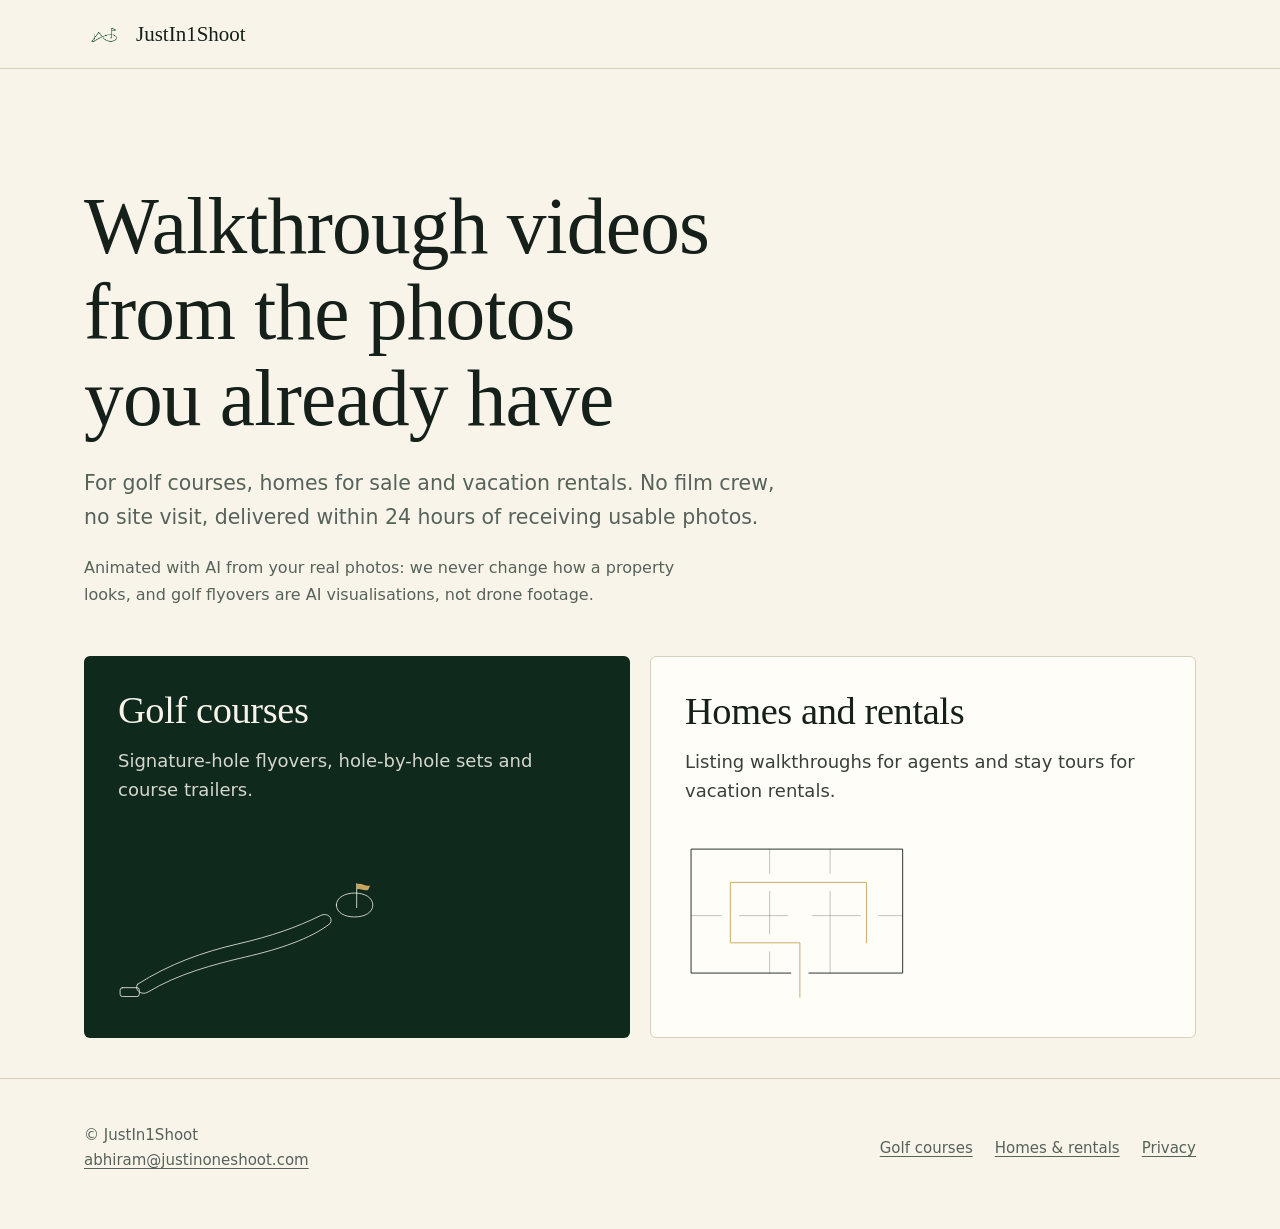
<file: index.html>
<!doctype html>
<html lang="en">
<head>
<meta charset="utf-8">
<meta name="viewport" content="width=device-width, initial-scale=1">
<title>JustIn1Shoot | Walkthrough Videos from Your Photos</title>
<meta name="description" content="Golf flyovers and walkthrough videos for homes and vacation rentals from your photos, delivered within 24 hours of receiving usable photos.">
<link rel="canonical" href="https://justinoneshoot.com/">
<meta property="og:title" content="JustIn1Shoot: walkthrough videos from your photos">
<meta property="og:description" content="Golf course flyovers, listing walkthroughs and vacation rental stay tours from your photos, delivered within 24 hours of receiving usable photos.">
<meta property="og:url" content="https://justinoneshoot.com/">
<meta property="og:type" content="website">
<meta property="og:site_name" content="JustIn1Shoot">
<meta property="og:image" content="https://justinoneshoot.com/assets/logo.png">
<meta property="og:image:alt" content="JustIn1Shoot logo: a house outline and a golf flag joined by one line">
<meta name="twitter:card" content="summary">
<meta name="theme-color" content="#f8f4ea">
<link rel="icon" href="assets/logo.png">
<link rel="stylesheet" href="assets/style.css">
<script type="application/ld+json">
{"@context":"https://schema.org","@type":"ProfessionalService","@id":"https://justinoneshoot.com/#business","name":"JustIn1Shoot","url":"https://justinoneshoot.com",
 "logo":"https://justinoneshoot.com/assets/logo.png","email":"abhiram@justinoneshoot.com",
 "description":"Walkthrough and flyover videos made from clients' photos, done remotely anywhere in the US.",
 "areaServed":{"@type":"Country","name":"United States"},
 "sameAs":["https://golf.justinoneshoot.com","https://homes.justinoneshoot.com"]}
</script>
</head>
<body class="hub">
<a class="skip" href="#main">Skip to content</a>
<header class="top"><div class="wrap">
  <a class="brand" href="./"><img src="assets/logo.png" alt="">JustIn1Shoot</a>
</div></header>
<main id="main">
<div class="hero"><div class="wrap">
  <h1>Walkthrough videos from the photos you already have</h1>
  <p class="lead">For golf courses, homes for sale and vacation rentals. No film crew, no site visit, delivered within 24 hours of receiving usable photos.</p>
  <p class="fine">Animated with AI from your real photos: we never change how a property looks, and golf flyovers are AI visualisations, not drone footage.</p>
  <div class="choose">
    <a class="g" href="https://golf.justinoneshoot.com">
      <div><h2>Golf courses</h2><p>Signature-hole flyovers, hole-by-hole sets and course trailers.</p></div>
      <svg viewBox="100 20 1000 480" aria-hidden="true"><rect class="line" x="108" y="438" width="74" height="34" rx="9"/><path class="line" d="M175,425 C300,345 430,300 560,270 C690,240 790,205 880,160 C905,148 930,170 915,192 C840,250 720,290 590,320 C470,348 330,385 215,455 C190,470 160,445 175,425 Z"/><path class="line" d="M940,120 C940,90 975,74 1010,74 C1050,74 1080,92 1080,120 C1080,148 1050,166 1010,166 C972,166 940,150 940,120 Z"/><path class="line" d="M1018,130 L1018,38"/><path class="flag" d="M1018,40 C1036,33 1050,50 1070,45 L1062,62 C1046,68 1034,54 1018,60 Z"/></svg>
    </a>
    <a class="h" href="https://homes.justinoneshoot.com">
      <div><h2>Homes and rentals</h2><p>Listing walkthroughs for agents and stay tours for vacation rentals.</p></div>
      <svg viewBox="280 60 860 560" aria-hidden="true"><path class="line" d="M630,520 L300,520 L300,110 L1000,110 L1000,520 L690,520"/><path class="line" style="stroke-width:1.6;opacity:.55" d="M560,110 L560,190 M560,250 L560,390 M560,450 L560,520 M760,110 L760,190 M760,250 L760,520 M300,330 L400,330 M460,330 L620,330 M700,330 L860,330 M920,330 L1000,330"/><path class="line" style="stroke:var(--gold)" d="M660,600 L660,420 L430,420 L430,220 L660,220 L880,220 L880,420"/></svg>
    </a>
  </div>
</div></div>
</main>
<footer><div class="wrap">
  <p>© JustIn1Shoot<br><a href="mailto:abhiram@justinoneshoot.com">abhiram@justinoneshoot.com</a></p>
  <div class="links"><a href="https://golf.justinoneshoot.com">Golf courses</a><a href="https://homes.justinoneshoot.com">Homes &amp; rentals</a><a href="privacy.html">Privacy</a></div>
</div></footer>
</body>
</html>
</file>
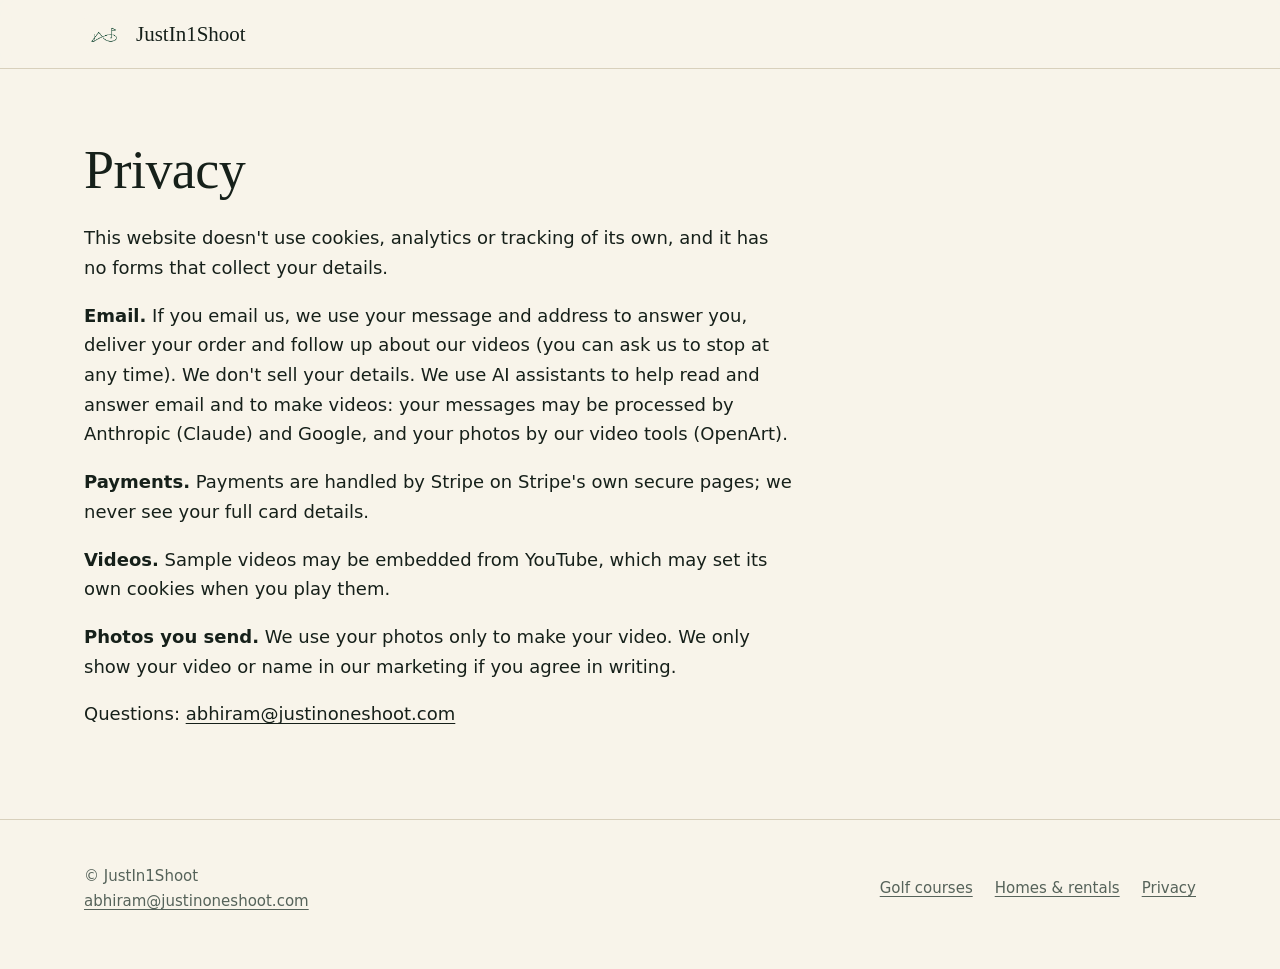
<file: privacy.html>
<!doctype html>
<html lang="en"><head><meta charset="utf-8"><meta name="viewport" content="width=device-width, initial-scale=1">
<title>Privacy | JustIn1Shoot</title>
<meta name="description" content="How JustIn1Shoot handles your email, photos and payments. No cookies, analytics or tracking of our own, and no forms that collect your details.">
<link rel="canonical" href="https://justinoneshoot.com/privacy.html">
<meta property="og:title" content="Privacy | JustIn1Shoot">
<meta property="og:description" content="How JustIn1Shoot handles your email, photos and payments. No cookies, analytics or tracking of our own.">
<meta property="og:url" content="https://justinoneshoot.com/privacy.html">
<meta property="og:type" content="website">
<link rel="icon" href="assets/logo.png"><link rel="stylesheet" href="assets/style.css"></head>
<body class="hub"><header class="top"><div class="wrap"><a class="brand" href="./"><img src="assets/logo.png" alt="">JustIn1Shoot</a></div></header>
<main id="main"><div class="page"><div class="wrap"><h1>Privacy</h1>
<p>This website doesn't use cookies, analytics or tracking of its own, and it has no forms that collect your details.</p>
<p><strong>Email.</strong> If you email us, we use your message and address to answer you, deliver your order and follow up about our videos (you can ask us to stop at any time). We don't sell your details. We use AI assistants to help read and answer email and to make videos: your messages may be processed by Anthropic (Claude) and Google, and your photos by our video tools (OpenArt).</p>
<p><strong>Payments.</strong> Payments are handled by Stripe on Stripe's own secure pages; we never see your full card details.</p>
<p><strong>Videos.</strong> Sample videos may be embedded from YouTube, which may set its own cookies when you play them.</p>
<p><strong>Photos you send.</strong> We use your photos only to make your video. We only show your video or name in our marketing if you agree in writing.</p>
<p>Questions: <a href="mailto:abhiram@justinoneshoot.com">abhiram@justinoneshoot.com</a></p></div></div></main>
<footer><div class="wrap"><p>© JustIn1Shoot<br><a href="mailto:abhiram@justinoneshoot.com">abhiram@justinoneshoot.com</a></p><div class="links"><a href="https://golf.justinoneshoot.com">Golf courses</a><a href="https://homes.justinoneshoot.com">Homes &amp; rentals</a><a href="privacy.html">Privacy</a></div></div></footer>
</body></html>
</file>
<file: assets/style.css>
/* JustIn1Shoot sites. Deploy copies this into each site's assets/ folder.
   The look comes from the logo: one unbroken line, pine green on linen, a gold flag.
   Golf pages sit on pine (body.golf); homes pages and the hub sit on linen. */
:root{
  --pine:#0f2a1d; --fairway:#1d4a33; --moss:#3d6b52; --linen:#f8f4ea; --sand:#ece5d3;
  --gold:#c9a45f; --gold-deep:#8f6d2c; --ink:#16201a; --muted:#56635a; --rule:#d8d0bc;
  --bg:var(--linen); --fg:var(--ink); --soft:var(--muted); --line:var(--rule); --panel:#fffdf7;
  --brand:var(--fairway); --on-brand:var(--linen);
  /* Keyboard focus ring: deep gold on linen (4.3:1), bright gold on pine and footage */
  --focus:var(--gold-deep);
  --serif:"Iowan Old Style","Palatino Linotype",Palatino,"Book Antiqua","URW Palladio L",Georgia,serif;
  --sans:system-ui,-apple-system,"Segoe UI",Roboto,"Helvetica Neue",Arial,sans-serif;
  --measure:62ch; --wide:1160px;
}
body.golf{--bg:var(--pine); --fg:var(--linen); --soft:#b9c7bb; --line:#2c4a3a; --panel:#13351f;
  --brand:var(--gold); --on-brand:var(--pine); --focus:var(--gold)}
*{box-sizing:border-box}
html{scroll-behavior:smooth;-webkit-text-size-adjust:100%}
@media (prefers-reduced-motion:reduce){html{scroll-behavior:auto}}
body{margin:0;background:var(--bg);color:var(--fg);font:400 18px/1.65 var(--sans)}
img,video,iframe,canvas,svg{max-width:100%;display:block}
a{color:inherit;text-decoration-thickness:1px;text-underline-offset:3px}
a:hover{text-decoration-color:var(--gold)}
:focus-visible{outline:3px solid var(--focus);outline-offset:3px;border-radius:2px}
.skip{position:absolute;left:-999px;top:8px;background:var(--fg);color:var(--bg);padding:8px 14px;z-index:20}
.skip:focus{left:12px}
.wrap{max-width:var(--wide);margin:0 auto;padding:0 24px}
h1,h2,h3{font-family:var(--serif);font-weight:500;letter-spacing:-.01em;line-height:1.08;margin:0;text-wrap:balance}
h1{font-size:clamp(40px,6.2vw,84px);max-width:17ch}
h2{font-size:clamp(30px,3.6vw,46px);max-width:20ch;margin-bottom:14px}
h3{font-size:24px;line-height:1.2}
/* Only the old hero heading: the film's first-screen h1 and the plain pages' h1 keep their own sizes */
body.homes .hero h1{font-size:clamp(38px,5.2vw,68px);max-width:21ch}
p{margin:0 0 1em;max-width:var(--measure)}
.lead{font-size:clamp(19px,1.6vw,22px);color:var(--soft);max-width:54ch}

/* Header */
header.top{position:sticky;top:0;z-index:10;background:color-mix(in srgb,var(--bg) 88%,transparent);
  backdrop-filter:saturate(1.2) blur(10px);-webkit-backdrop-filter:blur(10px);border-bottom:1px solid var(--line)}
header.top .wrap{display:flex;align-items:center;justify-content:space-between;height:68px;gap:20px}
.brand{display:flex;align-items:center;gap:12px;text-decoration:none;font-family:var(--serif);font-size:21px;white-space:nowrap}
.brand img{height:40px;width:40px;border-radius:8px;background:var(--linen)}
nav{display:flex;gap:26px;font-size:15px}
nav a{text-decoration:none;color:var(--soft)}
nav a:hover{color:var(--fg)}

/* Buttons */
.btn{display:inline-flex;align-items:center;justify-content:center;min-height:48px;padding:0 24px;
  background:var(--brand);color:var(--on-brand);border:1.5px solid var(--brand);border-radius:4px;
  font:600 16px/1 var(--sans);text-decoration:none;cursor:pointer;transition:background .2s,color .2s}
.btn:hover{background:transparent;color:var(--brand)}
.btn.ghost{background:transparent;color:var(--fg);border-color:var(--line)}
.btn.ghost:hover{border-color:var(--fg)}
.ctas{display:flex;gap:12px;flex-wrap:wrap;margin-top:30px}

/* Hero */
.hero{padding:clamp(64px,9vw,120px) 0 clamp(48px,6vw,80px)}
.hero .lead{margin-top:26px}
.offer{margin-top:22px;font-size:15px;color:var(--soft)}
.offer::before{content:"";display:inline-block;width:8px;height:8px;border-radius:50%;background:var(--gold);margin-right:10px;vertical-align:1px}

/* The film: the website footage fixed behind the whole page, playing as you scroll
   (scroll.js + scroll.json). The page is built inside it: every section is a
   glass panel floating over the footage. Without footage it is a still pine sky. */
body.cine{background:#08180f;color:#fff;--fg:#fff;--soft:rgba(255,255,255,.76);--line:rgba(255,255,255,.18);
  --brand:var(--gold);--on-brand:var(--pine);--panel:rgba(255,255,255,.06);--focus:var(--gold)}
.backdrop{position:fixed;inset:0;z-index:0;background:#0b2117 radial-gradient(120% 90% at 70% 15%,#1d4a33 0%,#0f2a1d 55%,#06140c 100%);
  background-size:cover;background-position:center}
.backdrop canvas{position:absolute;inset:0;width:100%;height:100%;opacity:0;transition:opacity 1s}
.backdrop.playing canvas{opacity:1}
.backdrop.still-poster .shade{background:linear-gradient(to top,rgba(4,12,8,.6),rgba(4,12,8,.15) 60%)}
.backdrop .shade{position:absolute;inset:0;pointer-events:none;
  background:linear-gradient(to top,rgba(4,12,8,.55) 0%,rgba(4,12,8,.08) 40%,rgba(4,12,8,0) 60%),
             linear-gradient(to bottom,rgba(4,12,8,.5) 0%,rgba(4,12,8,0) 16%)}
body.cine main,body.cine footer{position:relative;z-index:1}
body.cine header.top{position:fixed;left:0;right:0;top:0;z-index:10;background:transparent;border-color:transparent;
  backdrop-filter:none;-webkit-backdrop-filter:none;color:#fff;transition:background .4s,border-color .4s}
body.cine header.top.scrolled{background:rgba(6,16,11,.38);border-color:rgba(255,255,255,.1);
  backdrop-filter:blur(14px) saturate(1.2);-webkit-backdrop-filter:blur(14px) saturate(1.2)}
body.cine header.top nav a{color:rgba(255,255,255,.82)}
body.cine header.top nav a:hover{color:#fff}
body.cine header.top .pill{border-color:rgba(255,255,255,.7);color:#fff}
header.top .wrap{position:relative}
body.cine header.top .wrap{max-width:none;padding-left:max(24px,env(safe-area-inset-left,0px));padding-right:max(24px,env(safe-area-inset-right,0px))}
.pill{display:inline-flex;align-items:center;min-height:44px;padding:0 18px;border:1.5px solid var(--line);border-radius:999px;
  text-decoration:none;font:600 14px/1 var(--sans);white-space:nowrap}
.pill:hover{border-color:var(--gold)}

/* First screen: the title over the footage */
.film .screen{position:relative;height:100vh;height:100svh;min-height:540px;display:flex;flex-direction:column;justify-content:flex-end}
.film .over{padding-bottom:clamp(28px,5vh,56px)}
.film .over .wrap{max-width:none;padding-left:max(24px,env(safe-area-inset-left,0px));padding-right:max(24px,env(safe-area-inset-right,0px));
  display:flex;flex-wrap:nowrap;align-items:flex-end;justify-content:space-between;gap:24px 48px}
.film .title{min-width:0}
.film h1{font:500 clamp(17px,1.5vw,21px)/1.45 var(--sans);letter-spacing:0;max-width:36ch;margin:0 0 14px;color:rgba(255,255,255,.92);text-wrap:balance}
.wordmark{margin:0;max-width:none;font-family:"Archivo",var(--sans);font-weight:800;font-stretch:125%;
  font-size:clamp(48px,7.4vw,156px);line-height:.86;letter-spacing:-.025em;color:#fff;white-space:nowrap}
.film .side{display:flex;flex-direction:column;align-items:flex-end;gap:12px;padding-bottom:6px;flex:none}
.facts{display:flex;gap:clamp(18px,2.6vw,40px)}
.facts div{display:flex;flex-direction:column;min-width:0}
.facts strong{font:500 clamp(22px,2vw,30px)/1 var(--serif);color:#fff}
.facts span{font-size:14px;line-height:1.3;color:rgba(255,255,255,.88);text-shadow:0 1px 8px rgba(0,0,0,.6);max-width:13ch;margin-top:6px}
.film-caption{font-size:14px;color:rgba(255,255,255,.85);margin:0;max-width:44ch;text-align:right}

/* Every section after it: a glass panel over the footage, with the film showing between */
body.cine section.block,body.cine .intro{border-top:0;padding:18vh 0}
body.cine section.block>.wrap,body.cine .intro>.wrap{background:rgba(6,18,12,.5);border:1px solid rgba(255,255,255,.12);
  border-radius:10px;padding:clamp(28px,4.5vw,64px);backdrop-filter:blur(18px) saturate(1.25);-webkit-backdrop-filter:blur(18px) saturate(1.25);
  max-width:1080px}
body.cine.homes section.block>.wrap,body.cine.homes .intro>.wrap{background:rgba(248,244,234,.84);border-color:rgba(255,255,255,.5);color:var(--ink);
  --fg:var(--ink);--soft:var(--muted);--line:var(--rule);--brand:var(--fairway);--on-brand:var(--linen);--panel:#fffdf7;--focus:var(--gold-deep)}
body.cine .intro .lead{font-size:clamp(20px,1.9vw,26px);line-height:1.5;color:var(--fg);max-width:44ch}
body.cine .intro .ctas{margin-top:28px}
body.cine .honest{grid-template-columns:minmax(0,1fr) minmax(0,1.4fr)}
body.cine footer{border-top:0;padding:10vh 0 0}
body.cine footer .wrap{background:rgba(6,18,12,.62);border-radius:10px 10px 0 0;padding:32px clamp(24px,4vw,48px);
  backdrop-filter:blur(18px);-webkit-backdrop-filter:blur(18px);color:rgba(255,255,255,.8);max-width:1080px}
body.cine .steps li{border-top-color:var(--fg)}
body.cine .menu{border-top-color:var(--fg)}

/* Once the footage is playing (.has-film), the panels disappear: the text sits
   straight on the film, white with a soft shadow, over a gentle overall dim. */
.has-film .backdrop .shade{background:
  linear-gradient(to top,rgba(4,12,8,.6) 0%,rgba(4,12,8,.1) 40%,rgba(4,12,8,0) 60%),
  linear-gradient(to bottom,rgba(4,12,8,.5) 0%,rgba(4,12,8,0) 16%),
  rgba(4,12,8,.32)}
.has-film body.cine section.block>.wrap,.has-film body.cine .intro>.wrap,
.has-film body.cine.homes section.block>.wrap,.has-film body.cine.homes .intro>.wrap,
.has-film body.cine footer .wrap{background:transparent;border-color:transparent;backdrop-filter:none;-webkit-backdrop-filter:none}
.has-film body.cine.homes section.block>.wrap,.has-film body.cine.homes .intro>.wrap{color:#fff;
  --fg:#fff;--soft:rgba(255,255,255,.8);--line:rgba(255,255,255,.3);--brand:var(--gold);--on-brand:var(--pine);--panel:rgba(255,255,255,.06);--focus:var(--gold)}
.has-film body.cine main,.has-film body.cine footer{text-shadow:0 1px 2px rgba(0,0,0,.35),0 2px 22px rgba(0,0,0,.45)}
.has-film body.cine .btn{text-shadow:none}
.has-film body.cine .steps li::before{color:var(--gold)}

/* Text reveals (scroll.js adds .rv; nothing is hidden without it) */
.rv [data-r]{opacity:0;transform:translateY(28px);filter:blur(6px);
  transition:opacity .9s cubic-bezier(.2,.7,.2,1) var(--d,0s),transform .9s cubic-bezier(.2,.7,.2,1) var(--d,0s),filter .9s ease var(--d,0s)}
.rv [data-r].in{opacity:1;transform:none;filter:none}
.w{display:inline-block;overflow:hidden;vertical-align:bottom;padding-bottom:.08em;margin-bottom:-.08em}
.w>span{display:inline-block}
.rv [data-split] .w>span{transform:translateY(105%);transition:transform .9s cubic-bezier(.2,.75,.15,1)}
.rv [data-split].in .w>span{transform:none}

/* Sections */
section.block{padding:clamp(64px,9vw,120px) 0;border-top:1px solid var(--line)}
.sub{color:var(--soft);margin-bottom:40px}
.video{margin-top:8px;aspect-ratio:16/9;border:1px solid var(--line);border-radius:6px;display:flex;align-items:center;justify-content:center;color:var(--soft);background:var(--panel);overflow:hidden}
.video iframe{width:100%;height:100%;border:0}
/* While a sample is "coming soon" the box holds only text: keep it slim, not a big empty 16:9 panel */
.video:not(:has(iframe)){aspect-ratio:auto;min-height:140px;padding:24px;text-align:center}

/* How it works: a real sequence, so it's numbered */
.steps{list-style:none;margin:0;padding:0;counter-reset:step;display:grid;gap:36px;grid-template-columns:repeat(auto-fit,minmax(240px,1fr))}
.steps li{counter-increment:step;border-top:1.5px solid var(--fg);padding-top:20px}
.steps li::before{content:counter(step);display:block;font:500 40px/1 var(--serif);color:var(--gold-deep);margin-bottom:14px}
body.golf .steps li::before{color:var(--gold)}
.steps h3{margin-bottom:8px}
.steps p{color:var(--soft);font-size:16px}

/* Packages: a price list, read across */
.menu{border-top:1.5px solid var(--fg)}
.item{display:grid;grid-template-columns:minmax(0,1fr) minmax(0,1.5fr) 150px 140px;gap:28px;align-items:center;padding:28px 0;border-bottom:1px solid var(--line)}
.item h3{font-size:26px}
.item ul{margin:0;padding:0;list-style:none;color:var(--soft);font-size:16px}
.item li+li{margin-top:2px}
.price{font:500 34px/1 var(--serif);white-space:nowrap;text-align:right}
.price small{display:block;font:400 14px/1.3 var(--sans);color:var(--soft);margin-top:6px}
.item .btn{white-space:nowrap;width:100%}
.fine{font-size:14px;color:var(--soft);margin-top:18px}

/* Honesty */
.honest{display:grid;grid-template-columns:minmax(0,1fr) minmax(0,1.4fr);gap:48px;align-items:start}
.honest p{color:var(--soft)}

/* Questions */
details{border-bottom:1px solid var(--line);padding:20px 0;max-width:820px}
summary{cursor:pointer;font:500 21px/1.3 var(--serif);list-style:none;display:flex;justify-content:space-between;gap:20px}
summary::-webkit-details-marker{display:none}
summary::after{content:"+";font-family:var(--sans);color:var(--soft);transition:transform .2s}
details[open] summary::after{transform:rotate(45deg)}
details p{color:var(--soft);margin:12px 0 0}

/* Footer */
footer{border-top:1px solid var(--line);padding:44px 0 56px;font-size:15px;color:var(--soft)}
footer .wrap{display:flex;flex-wrap:wrap;gap:14px 40px;justify-content:space-between}
footer p{margin:0}
footer .links{display:flex;gap:0 22px;flex-wrap:wrap;margin:-10px 0}
footer .links a{display:inline-flex;align-items:center;min-height:44px}

/* Hub */
body.hub .hero{padding-bottom:40px}
.choose{display:grid;grid-template-columns:repeat(auto-fit,minmax(300px,1fr));gap:20px;margin-top:48px}
.choose a{display:flex;flex-direction:column;justify-content:space-between;min-height:300px;padding:34px;border-radius:6px;text-decoration:none}
.choose a h2{font-size:clamp(30px,3vw,40px)}
.choose a p{opacity:.85;margin:12px 0 0}
.choose a svg{width:100%;max-width:260px;margin-top:28px}
.choose a svg .line{fill:none;stroke:currentColor;stroke-width:3;stroke-linecap:round;stroke-linejoin:round}
.choose a svg .flag{fill:var(--gold)}
.choose .g{background:var(--pine);color:var(--linen)}
.choose .h{background:var(--panel);color:var(--ink);border:1px solid var(--rule)}
body.hub .fine{font-size:16px;max-width:60ch}
.choose a:focus-visible{outline:3px solid var(--gold);outline-offset:3px}
.choose a:hover h2{text-decoration:underline;text-decoration-color:var(--gold);text-underline-offset:6px}

/* Plain pages (privacy, 404) */
.page{padding:72px 0}
.page h1{font-size:clamp(34px,4.6vw,54px);margin-bottom:24px}
.page h2{font-size:26px;margin:36px 0 10px}

@media (max-width:820px){
  nav{display:none}
  .film .over .wrap{flex-wrap:wrap}
  body.cine section.block,body.cine .intro{padding:12vh 0}
  body.cine section.block>.wrap,body.cine .intro>.wrap{margin:0 12px;border-radius:8px}
  body.cine footer .wrap{margin:0 12px}
  .wordmark{font-size:clamp(34px,9.4vw,90px)}
  .film .side{align-items:flex-start;width:100%}
  .film-caption{text-align:left}
  .facts span{max-width:11ch}
  .item{grid-template-columns:1fr auto;gap:14px 20px}
  .price{text-align:left}
  .item ul{grid-column:1/-1;grid-row:2}
  .item .btn{grid-column:1/-1}
  .honest,body.cine .honest{grid-template-columns:1fr;gap:16px}
}
@media (max-width:480px){
  body{font-size:17px}
  .pill{min-height:44px;padding:0 14px;font-size:13px}
  .wrap{padding:0 18px}
  .brand{font-size:19px}
  .ctas .btn{flex:1 1 100%}
}
</file>
